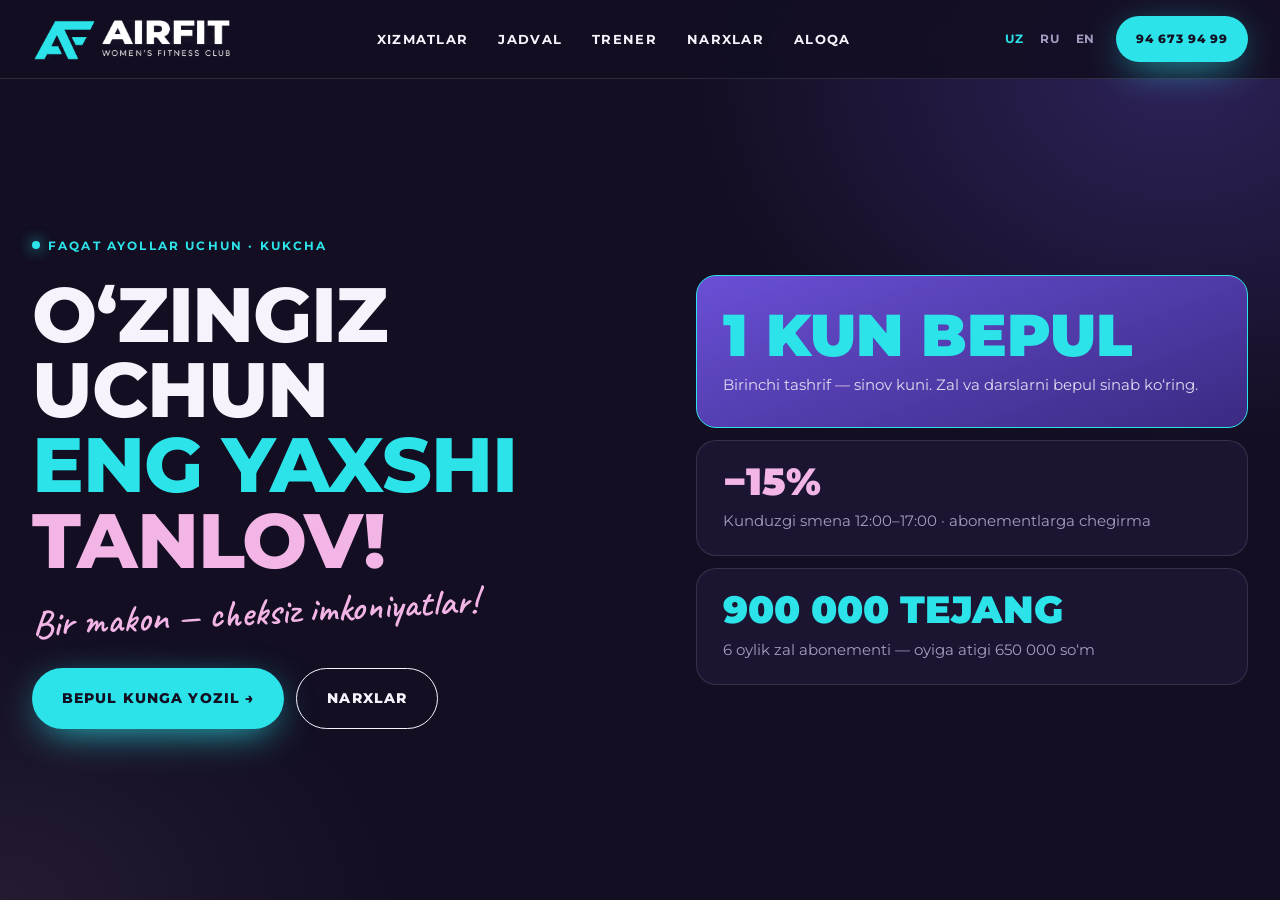
<file: index.html>
<!doctype html>
<html lang="uz">
<head>
<meta charset="utf-8">
<meta name="viewport" content="width=device-width, initial-scale=1">
<title>AirFit — Toshkentdagi ayollar fitnes zali</title>
<meta name="description" content="Air Fit — faqat ayollar uchun mo‘ljallangan zamonaviy fitness markazi, Toshkent, Kukcha. Birinchi kun bepul.">
<meta name="theme-color" content="#130E22">
<meta property="og:type" content="website">
<meta property="og:title" content="AirFit — o‘zingiz uchun eng yaxshi tanlov!">
<meta property="og:description" content="Bir makon — cheksiz imkoniyatlar! Fitness, aerobika, arab raqsi va massaj. Faqat ayollar uchun.">
<meta property="og:image" content="https://images.unsplash.com/photo-1541534741688-6078c6bfb5c5?w=1200&h=630&q=80&auto=format&fit=crop">
<meta property="og:locale" content="uz_UZ">
<meta name="twitter:card" content="summary_large_image">
<link rel="icon" type="image/png" href="images/airfit-icon.png">
<link rel="apple-touch-icon" href="images/airfit-icon.png">
<link rel="preconnect" href="https://fonts.googleapis.com">
<link rel="preconnect" href="https://fonts.gstatic.com" crossorigin>
<link href="https://fonts.googleapis.com/css2?family=Caveat:wght@600&family=Montserrat:wght@500;600;700;800;900&display=swap" rel="stylesheet">
<link rel="stylesheet" href="styles.css?v=3">
<script type="application/ld+json">
{
  "@context": "https://schema.org",
  "@type": "ExerciseGym",
  "name": "AirFit",
  "description": "Faqat ayollar uchun fitnes zali",
  "telephone": "+998946739499",
  "image": "https://images.unsplash.com/photo-1541534741688-6078c6bfb5c5?w=1200&q=80&auto=format&fit=crop",
  "logo": "images/airfit-logo.png",
  "address": {"@type": "PostalAddress", "streetAddress": "Kukcha mahallasi", "addressLocality": "Toshkent", "addressCountry": "UZ"},
  "geo": {"@type": "GeoCoordinates", "latitude": 41.327619, "longitude": 69.195849},
  "openingHours": "Mo-Sa 08:00-21:00",
  "sameAs": ["https://www.instagram.com/airfit_uz/"],
  "founder": {"@type": "Person", "name": "Arofat Ozodovna"}
}
</script>
</head>
<body>

<header>
  <nav class="nav wrap" id="nav" aria-label="Asosiy menyu">
    <a href="index.html" class="logo" aria-label="AirFit — bosh sahifa"><img src="images/airfit-logo-h.png" alt="AirFit — Women’s Fitness Club" width="1129" height="240"></a>
    <ul id="menu">
      <li><a href="xizmatlar.html">Xizmatlar</a></li>
      <li><a href="jadval.html">Jadval</a></li>
      <li><a href="trener.html">Trener</a></li>
      <li><a href="narxlar.html">Narxlar</a></li>
      <li><a href="aloqa.html">Aloqa</a></li>
    </ul>
    <a href="tel:+998946739499" class="btn btn-p">94 673 94 99</a>
    <button class="burger" id="burger" aria-label="Menyuni ochish" aria-expanded="false" aria-controls="menu">☰</button>
  </nav>
</header>

<main class="home">
  <div class="wrap">
    <div>
      <span class="tag">Faqat ayollar uchun · Kukcha</span>
      <h1 class="D">O‘zingiz uchun<br><span class="o">eng yaxshi</span><br><span class="pk">tanlov!</span></h1>
      <p class="hand">Bir makon — cheksiz imkoniyatlar!</p>
      <div class="hero-ctas">
        <a href="aloqa.html" class="btn btn-p" data-class="Bepul sinov kuni">Bepul kunga yozil →</a>
        <a href="narxlar.html" class="btn btn-o">Narxlar</a>
      </div>
    </div>
    <div class="offers">
      <a href="aloqa.html" class="of main" data-class="Bepul sinov kuni"><b>1 kun bepul</b><span>Birinchi tashrif — sinov kuni. Zal va darslarni bepul sinab ko‘ring.</span></a>
      <a href="narxlar.html" class="of pk"><b>−15%</b><span>Kunduzgi smena 12:00–17:00 · abonementlarga chegirma</span></a>
      <a href="narxlar.html" class="of"><b>900 000 tejang</b><span>6 oylik zal abonementi — oyiga atigi 650 000 so‘m</span></a>
    </div>
  </div>
</main>

<script src="i18n.js?v=3"></script>
<script src="main.js?v=3"></script>
</body>
</html>
</file>
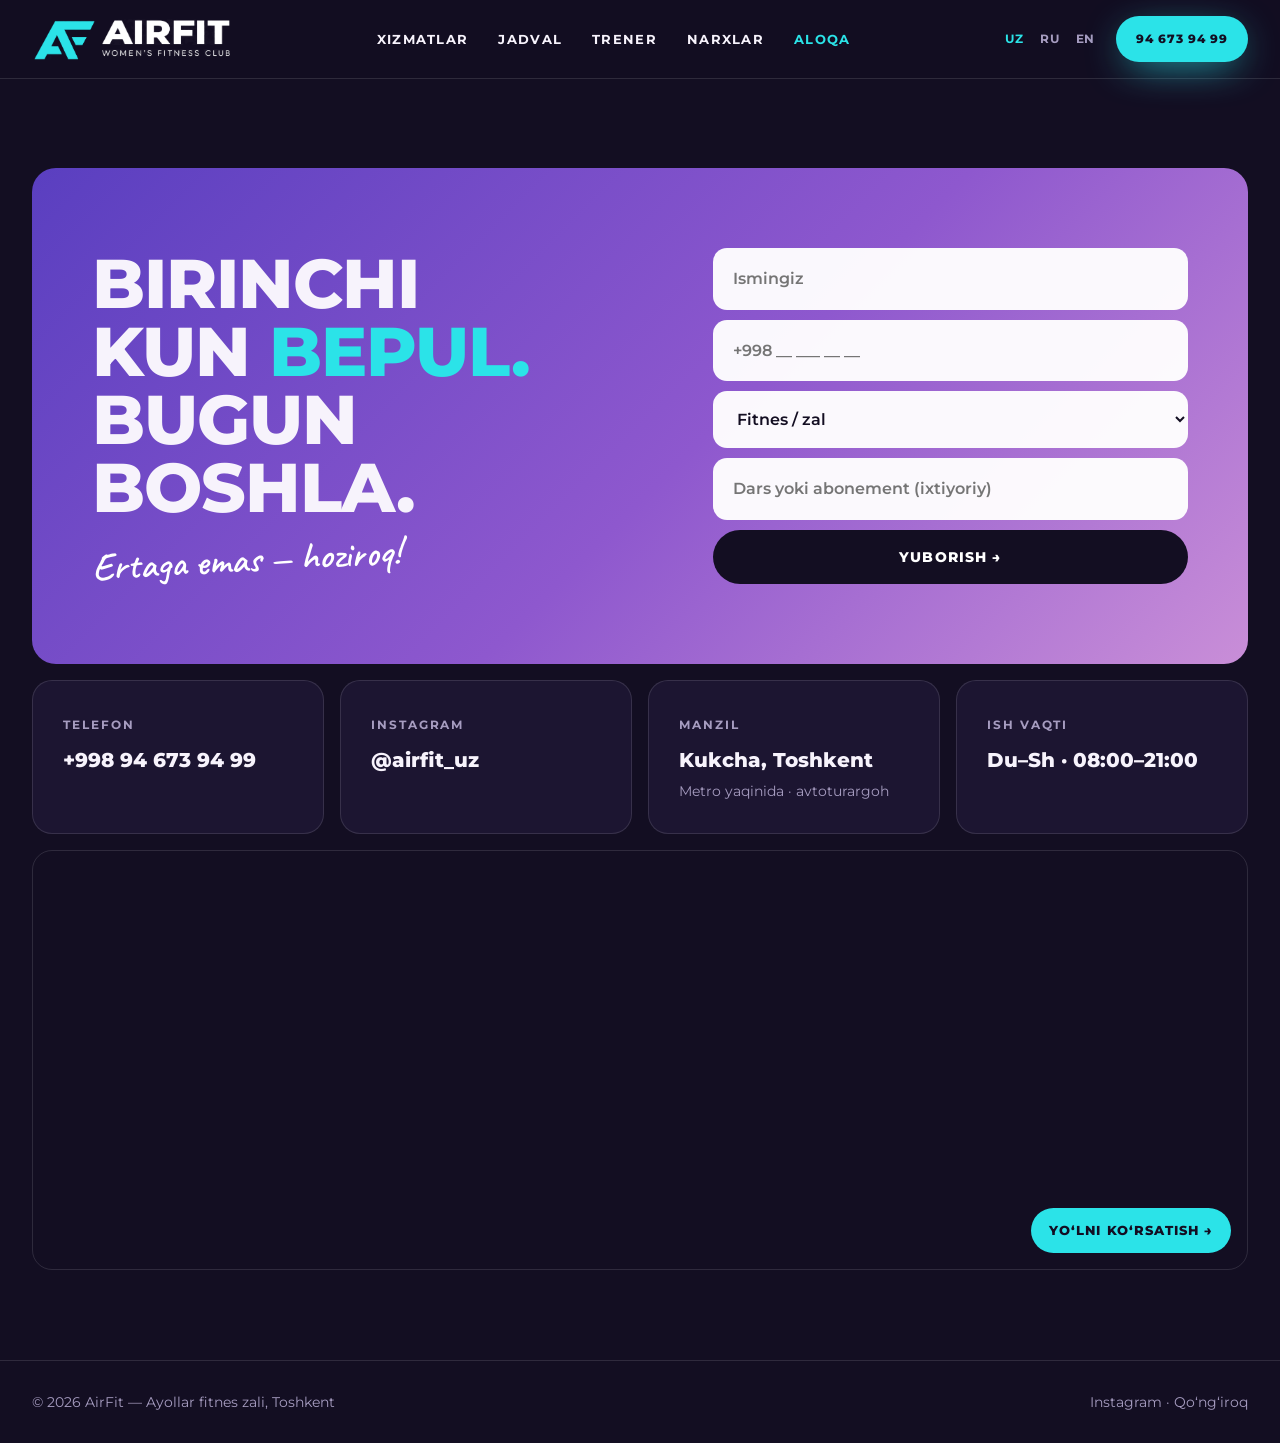
<file: aloqa.html>
<!doctype html>
<html lang="uz">
<head>
<meta charset="utf-8">
<meta name="viewport" content="width=device-width, initial-scale=1">
<title>Aloqa — AirFit</title>
<meta name="description" content="AirFit’ga yoziling: birinchi kun bepul. Telefon, Instagram, manzil — Kukcha, Toshkent.">
<meta name="theme-color" content="#130E22">
<link rel="icon" type="image/png" href="images/airfit-icon.png">
<link rel="apple-touch-icon" href="images/airfit-icon.png">
<link rel="preconnect" href="https://fonts.googleapis.com">
<link rel="preconnect" href="https://fonts.gstatic.com" crossorigin>
<link href="https://fonts.googleapis.com/css2?family=Caveat:wght@600&family=Montserrat:wght@500;600;700;800;900&display=swap" rel="stylesheet">
<link rel="stylesheet" href="styles.css?v=3">
</head>
<body>

<header>
  <nav class="nav wrap" id="nav" aria-label="Asosiy menyu">
    <a href="index.html" class="logo" aria-label="AirFit — bosh sahifa"><img src="images/airfit-logo-h.png" alt="AirFit — Women’s Fitness Club" width="1129" height="240"></a>
    <ul id="menu">
      <li><a href="xizmatlar.html">Xizmatlar</a></li>
      <li><a href="jadval.html">Jadval</a></li>
      <li><a href="trener.html">Trener</a></li>
      <li><a href="narxlar.html">Narxlar</a></li>
      <li><a href="aloqa.html" aria-current="page">Aloqa</a></li>
    </ul>
    <a href="tel:+998946739499" class="btn btn-p">94 673 94 99</a>
    <button class="burger" id="burger" aria-label="Menyuni ochish" aria-expanded="false" aria-controls="menu">☰</button>
  </nav>
</header>

<main class="pg">
  <section>
    <div class="wrap">
      <div class="cta">
        <div>
          <h1 class="D">Birinchi<br>kun <span>bepul.</span><br>Bugun boshla.</h1>
          <p class="hand">Ertaga emas — hoziroq!</p>
        </div>
        <div>
          <form id="form">
            <input id="f-name" name="name" placeholder="Ismingiz" aria-label="Ismingiz" autocomplete="given-name" required>
            <input id="f-tel" name="tel" type="tel" inputmode="tel" placeholder="+998 __ ___ __ __" aria-label="Telefon raqamingiz" autocomplete="tel" required>
            <select id="f-dir" name="dir" aria-label="Yo‘nalish"><option>Fitnes / zal</option><option>Aerobika / Zumba</option><option>Arab raqsi</option><option>Stretching</option><option>Shaxsiy mashg‘ulot</option><option>Massaj</option><option>Manikyur / pedikyur</option></select>
            <input id="f-class" name="class" placeholder="Dars yoki abonement (ixtiyoriy)" aria-label="Dars yoki abonement">
            <input id="f-web" name="website" class="hp" tabindex="-1" autocomplete="off" aria-hidden="true">
            <button class="btn" id="f-send">Yuborish →</button>
          </form>
          <div class="sent" id="sent" role="status">
            <h3 id="s-title">Arizangiz tayyor!</h3>
            <p id="s-text">Uni qulay usulda yuboring. Telegram uchun matn nusxalandi — chatga joylashtiring.</p>
            <div class="row">
              <a class="btn tg" id="s-tg" href="https://t.me/+998946739499" target="_blank" rel="noopener">Telegram orqali →</a>
              <a class="btn wa" id="s-wa" href="https://wa.me/998946739499" target="_blank" rel="noopener">WhatsApp orqali →</a>
              <a class="btn btn-o" href="tel:+998946739499">Qo‘ng‘iroq qilish</a>
            </div>
            <button class="link" id="s-back" type="button">← Arizani o‘zgartirish</button>
          </div>
        </div>
      </div>
      <div class="contact">
        <div class="ci"><small>Telefon</small><b><a href="tel:+998946739499">+998 94 673 94 99</a></b></div>
        <div class="ci"><small>Instagram</small><b><a href="https://www.instagram.com/airfit_uz/" target="_blank" rel="noopener">@airfit_uz</a></b></div>
        <div class="ci"><small>Manzil</small><b>Kukcha, Toshkent</b><span>Metro yaqinida · avtoturargoh</span></div>
        <div class="ci"><small>Ish vaqti</small><b>Du–Sh · 08:00–21:00</b></div>
      </div>
      <div class="map">
        <iframe src="https://yandex.uz/map-widget/v1/?ll=69.195849%2C41.327619&z=16&pt=69.195849%2C41.327619%2Cpm2rdm" loading="lazy" title="AirFit xaritada"></iframe>
        <a href="https://yandex.uz/maps/?pt=69.195849,41.327619&z=17&l=map" target="_blank" rel="noopener">Yo‘lni ko‘rsatish →</a>
      </div>
    </div>
  </section>
</main>

<footer>
  <div class="wrap foot">
    <span>© <span id="yr">2026</span> AirFit — Ayollar fitnes zali, Toshkent</span>
    <span><a href="https://www.instagram.com/airfit_uz/" target="_blank" rel="noopener">Instagram</a> · <a href="tel:+998946739499">Qo‘ng‘iroq</a></span>
  </div>
</footer>

<script src="i18n.js?v=3"></script>
<script src="main.js?v=3"></script>
</body>
</html>
</file>
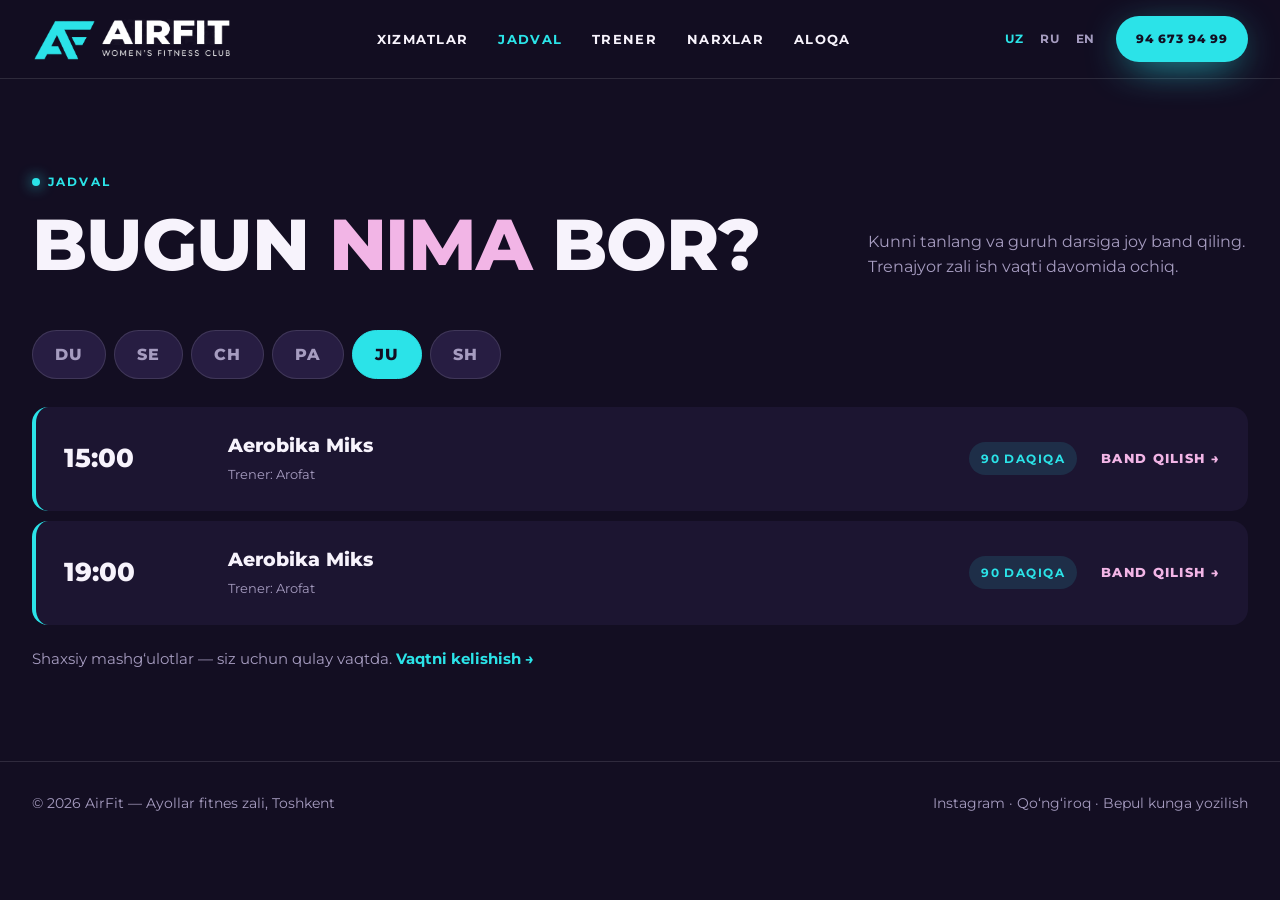
<file: jadval.html>
<!doctype html>
<html lang="uz">
<head>
<meta charset="utf-8">
<meta name="viewport" content="width=device-width, initial-scale=1">
<title>Jadval — AirFit</title>
<meta name="description" content="AirFit guruh darslari jadvali: aerobika, stretching va arab raqsi.">
<meta name="theme-color" content="#130E22">
<link rel="icon" type="image/png" href="images/airfit-icon.png">
<link rel="apple-touch-icon" href="images/airfit-icon.png">
<link rel="preconnect" href="https://fonts.googleapis.com">
<link rel="preconnect" href="https://fonts.gstatic.com" crossorigin>
<link href="https://fonts.googleapis.com/css2?family=Caveat:wght@600&family=Montserrat:wght@500;600;700;800;900&display=swap" rel="stylesheet">
<link rel="stylesheet" href="styles.css?v=3">
</head>
<body>

<header>
  <nav class="nav wrap" id="nav" aria-label="Asosiy menyu">
    <a href="index.html" class="logo" aria-label="AirFit — bosh sahifa"><img src="images/airfit-logo-h.png" alt="AirFit — Women’s Fitness Club" width="1129" height="240"></a>
    <ul id="menu">
      <li><a href="xizmatlar.html">Xizmatlar</a></li>
      <li><a href="jadval.html" aria-current="page">Jadval</a></li>
      <li><a href="trener.html">Trener</a></li>
      <li><a href="narxlar.html">Narxlar</a></li>
      <li><a href="aloqa.html">Aloqa</a></li>
    </ul>
    <a href="tel:+998946739499" class="btn btn-p">94 673 94 99</a>
    <button class="burger" id="burger" aria-label="Menyuni ochish" aria-expanded="false" aria-controls="menu">☰</button>
  </nav>
</header>

<main class="pg">
  <section>
    <div class="wrap">
      <div class="sh">
        <div><span class="tag">Jadval</span><h1 class="D">Bugun <span>nima</span> bor?</h1></div>
        <p>Kunni tanlang va guruh darsiga joy band qiling. Trenajyor zali ish vaqti davomida ochiq.</p>
      </div>
      <div class="days" id="days" role="tablist" aria-label="Hafta kunlari"></div>
      <div class="classes" id="classes" aria-live="polite"></div>
      <p class="sched-note">Shaxsiy mashg‘ulotlar — siz uchun qulay vaqtda. <a href="aloqa.html" data-class="Shaxsiy mashg‘ulot">Vaqtni kelishish →</a></p>
    </div>
  </section>
</main>

<footer>
  <div class="wrap foot">
    <span>© <span id="yr">2026</span> AirFit — Ayollar fitnes zali, Toshkent</span>
    <span><a href="https://www.instagram.com/airfit_uz/" target="_blank" rel="noopener">Instagram</a> · <a href="tel:+998946739499">Qo‘ng‘iroq</a> · <a href="aloqa.html" data-class="Bepul sinov kuni">Bepul kunga yozilish</a></span>
  </div>
</footer>

<script src="i18n.js?v=3"></script>
<script src="main.js?v=3"></script>
</body>
</html>
</file>
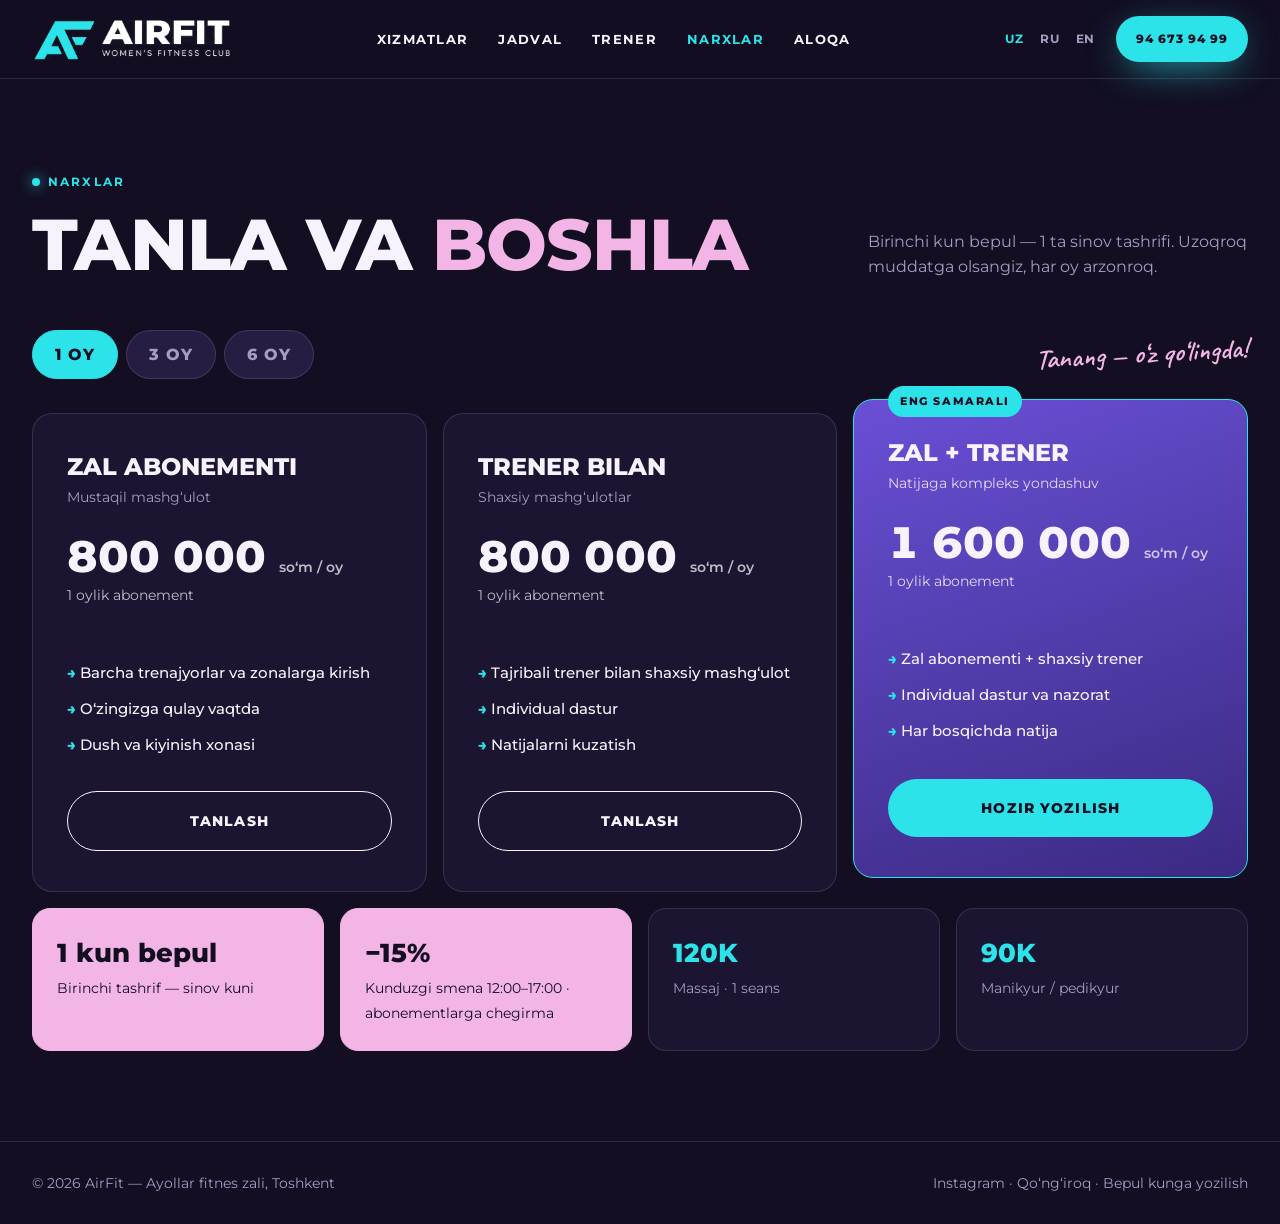
<file: narxlar.html>
<!doctype html>
<html lang="uz">
<head>
<meta charset="utf-8">
<meta name="viewport" content="width=device-width, initial-scale=1">
<title>Narxlar — AirFit</title>
<meta name="description" content="AirFit abonement narxlari: zal, trener bilan, zal + trener. Birinchi kun bepul.">
<meta name="theme-color" content="#130E22">
<link rel="icon" type="image/png" href="images/airfit-icon.png">
<link rel="apple-touch-icon" href="images/airfit-icon.png">
<link rel="preconnect" href="https://fonts.googleapis.com">
<link rel="preconnect" href="https://fonts.gstatic.com" crossorigin>
<link href="https://fonts.googleapis.com/css2?family=Caveat:wght@600&family=Montserrat:wght@500;600;700;800;900&display=swap" rel="stylesheet">
<link rel="stylesheet" href="styles.css?v=3">
</head>
<body>

<header>
  <nav class="nav wrap" id="nav" aria-label="Asosiy menyu">
    <a href="index.html" class="logo" aria-label="AirFit — bosh sahifa"><img src="images/airfit-logo-h.png" alt="AirFit — Women’s Fitness Club" width="1129" height="240"></a>
    <ul id="menu">
      <li><a href="xizmatlar.html">Xizmatlar</a></li>
      <li><a href="jadval.html">Jadval</a></li>
      <li><a href="trener.html">Trener</a></li>
      <li><a href="narxlar.html" aria-current="page">Narxlar</a></li>
      <li><a href="aloqa.html">Aloqa</a></li>
    </ul>
    <a href="tel:+998946739499" class="btn btn-p">94 673 94 99</a>
    <button class="burger" id="burger" aria-label="Menyuni ochish" aria-expanded="false" aria-controls="menu">☰</button>
  </nav>
</header>

<main class="pg">
  <section>
    <div class="wrap">
      <div class="sh">
        <div><span class="tag">Narxlar</span><h1 class="D">Tanla va <span>boshla</span></h1></div>
        <p>Birinchi kun bepul — 1 ta sinov tashrifi. Uzoqroq muddatga olsangiz, har oy arzonroq.</p>
      </div>
      <div class="period" id="period" aria-label="Abonement muddati">
        <button type="button" data-m="1" aria-pressed="true">1 oy</button>
        <button type="button" data-m="3" aria-pressed="false">3 oy</button>
        <button type="button" data-m="6" aria-pressed="false">6 oy</button>
        <span class="hand">Tanang — o‘z qo‘lingda!</span>
      </div>
      <div class="pr">
        <div class="p" data-plan="zal"><h3>Zal abonementi</h3><div class="sub">Mustaqil mashg‘ulot</div><div class="pc"><span>800 000</span> <small>so‘m / oy</small></div><div class="per">1 oylik abonement</div><span class="save"></span><ul><li>Barcha trenajyorlar va zonalarga kirish</li><li>O‘zingizga qulay vaqtda</li><li>Dush va kiyinish xonasi</li></ul><a href="aloqa.html" class="btn btn-o" data-class="Zal abonementi · 1 oy">Tanlash</a></div>
        <div class="p" data-plan="trener"><h3>Trener bilan</h3><div class="sub">Shaxsiy mashg‘ulotlar</div><div class="pc"><span>800 000</span> <small>so‘m / oy</small></div><div class="per">1 oylik abonement</div><span class="save"></span><ul><li>Tajribali trener bilan shaxsiy mashg‘ulot</li><li>Individual dastur</li><li>Natijalarni kuzatish</li></ul><a href="aloqa.html" class="btn btn-o" data-class="Trener bilan abonement · 1 oy">Tanlash</a></div>
        <div class="p hot" data-plan="combo"><span class="flag">Eng samarali</span><h3>Zal + trener</h3><div class="sub">Natijaga kompleks yondashuv</div><div class="pc"><span>1 600 000</span> <small>so‘m / oy</small></div><div class="per">1 oylik abonement</div><span class="save"></span><ul><li>Zal abonementi + shaxsiy trener</li><li>Individual dastur va nazorat</li><li>Har bosqichda natija</li></ul><a href="aloqa.html" class="btn" data-class="Zal + trener · 1 oy">Hozir yozilish</a></div>
      </div>
      <div class="addons">
        <div class="promo"><b>1 kun bepul</b><span>Birinchi tashrif — sinov kuni</span></div>
        <div class="promo"><b>−15%</b><span>Kunduzgi smena 12:00–17:00 · abonementlarga chegirma</span></div>
        <div><b>120K</b><span>Massaj · 1 seans</span></div>
        <div><b>90K</b><span>Manikyur / pedikyur</span></div>
      </div>
    </div>
  </section>
</main>

<footer>
  <div class="wrap foot">
    <span>© <span id="yr">2026</span> AirFit — Ayollar fitnes zali, Toshkent</span>
    <span><a href="https://www.instagram.com/airfit_uz/" target="_blank" rel="noopener">Instagram</a> · <a href="tel:+998946739499">Qo‘ng‘iroq</a> · <a href="aloqa.html" data-class="Bepul sinov kuni">Bepul kunga yozilish</a></span>
  </div>
</footer>

<script src="i18n.js?v=3"></script>
<script src="main.js?v=3"></script>
</body>
</html>
</file>
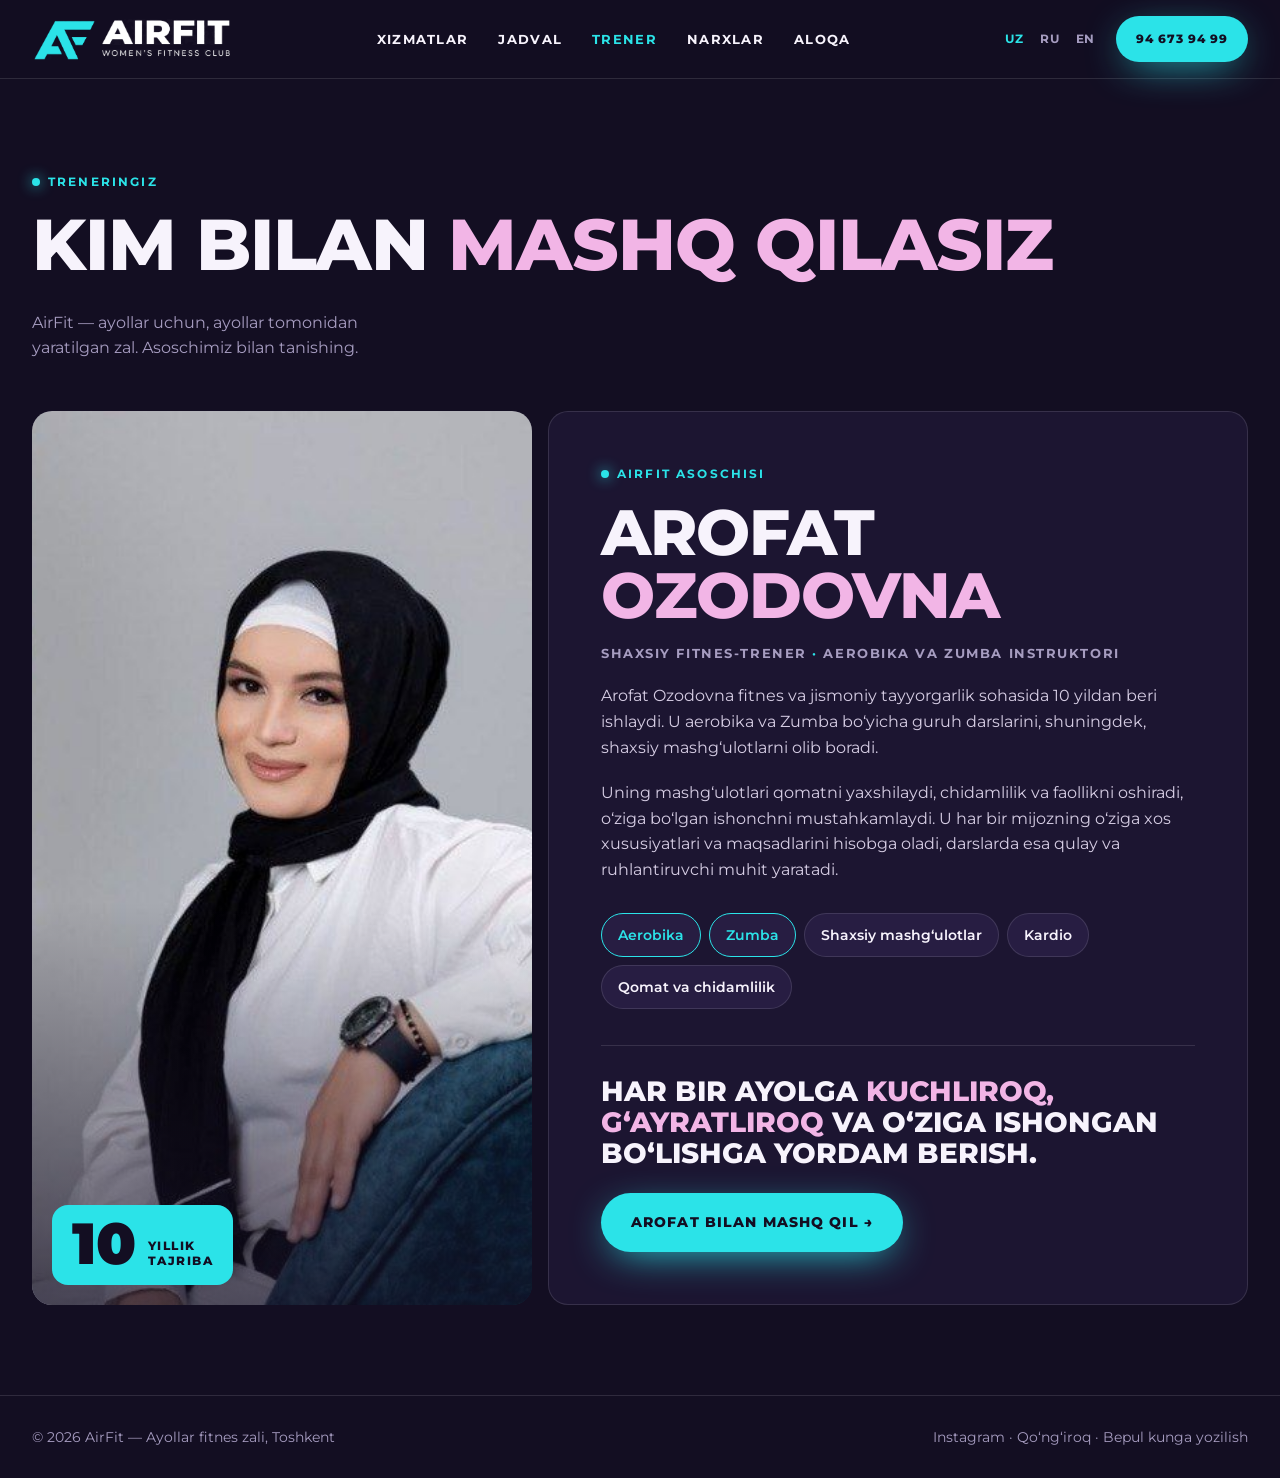
<file: trener.html>
<!doctype html>
<html lang="uz">
<head>
<meta charset="utf-8">
<meta name="viewport" content="width=device-width, initial-scale=1">
<title>Trener — AirFit</title>
<meta name="description" content="Arofat Ozodovna — AirFit asoschisi, 10 yillik tajribaga ega fitnes-trener.">
<meta name="theme-color" content="#130E22">
<link rel="icon" type="image/png" href="images/airfit-icon.png">
<link rel="apple-touch-icon" href="images/airfit-icon.png">
<link rel="preconnect" href="https://fonts.googleapis.com">
<link rel="preconnect" href="https://fonts.gstatic.com" crossorigin>
<link href="https://fonts.googleapis.com/css2?family=Caveat:wght@600&family=Montserrat:wght@500;600;700;800;900&display=swap" rel="stylesheet">
<link rel="stylesheet" href="styles.css?v=3">
</head>
<body>

<header>
  <nav class="nav wrap" id="nav" aria-label="Asosiy menyu">
    <a href="index.html" class="logo" aria-label="AirFit — bosh sahifa"><img src="images/airfit-logo-h.png" alt="AirFit — Women’s Fitness Club" width="1129" height="240"></a>
    <ul id="menu">
      <li><a href="xizmatlar.html">Xizmatlar</a></li>
      <li><a href="jadval.html">Jadval</a></li>
      <li><a href="trener.html" aria-current="page">Trener</a></li>
      <li><a href="narxlar.html">Narxlar</a></li>
      <li><a href="aloqa.html">Aloqa</a></li>
    </ul>
    <a href="tel:+998946739499" class="btn btn-p">94 673 94 99</a>
    <button class="burger" id="burger" aria-label="Menyuni ochish" aria-expanded="false" aria-controls="menu">☰</button>
  </nav>
</header>

<main class="pg">
  <section>
    <div class="wrap">
      <div class="sh">
        <div><span class="tag">Treneringiz</span><h1 class="D">Kim bilan <span>mashq qilasiz</span></h1></div>
        <p>AirFit — ayollar uchun, ayollar tomonidan yaratilgan zal. Asoschimiz bilan tanishing.</p>
      </div>
      <article class="coach">
        <div class="coach-ph">
          <img src="images/arofat-ozodovna.jpg" alt="Arofat Ozodovna — fitnes-trener" width="640" height="640" decoding="async">
          <div class="exp"><b>10</b><span>yillik<br>tajriba</span></div>
        </div>
        <div class="coach-tx">
          <span class="tag">AirFit asoschisi</span>
          <h2 class="D">Arofat <span>Ozodovna</span></h2>
          <div class="role">Shaxsiy fitnes-trener <i>·</i> Aerobika va Zumba instruktori</div>
          <p>Arofat Ozodovna fitnes va jismoniy tayyorgarlik sohasida 10 yildan beri ishlaydi. U aerobika va Zumba bo‘yicha guruh darslarini, shuningdek, shaxsiy mashg‘ulotlarni olib boradi.</p>
          <p>Uning mashg‘ulotlari qomatni yaxshilaydi, chidamlilik va faollikni oshiradi, o‘ziga bo‘lgan ishonchni mustahkamlaydi. U har bir mijozning o‘ziga xos xususiyatlari va maqsadlarini hisobga oladi, darslarda esa qulay va ruhlantiruvchi muhit yaratadi.</p>
          <div class="chips">
            <span class="on">Aerobika</span><span class="on">Zumba</span><span>Shaxsiy mashg‘ulotlar</span><span>Kardio</span><span>Qomat va chidamlilik</span>
          </div>
          <div class="goal">
            <q>Har bir ayolga <em>kuchliroq, g‘ayratliroq</em> va o‘ziga ishongan bo‘lishga yordam berish.</q>
            <a href="aloqa.html" class="btn btn-p" data-class="Shaxsiy mashg‘ulot (Arofat Ozodovna)">Arofat bilan mashq qil →</a>
          </div>
        </div>
      </article>
    </div>
  </section>
</main>

<footer>
  <div class="wrap foot">
    <span>© <span id="yr">2026</span> AirFit — Ayollar fitnes zali, Toshkent</span>
    <span><a href="https://www.instagram.com/airfit_uz/" target="_blank" rel="noopener">Instagram</a> · <a href="tel:+998946739499">Qo‘ng‘iroq</a> · <a href="aloqa.html" data-class="Bepul sinov kuni">Bepul kunga yozilish</a></span>
  </div>
</footer>

<script src="i18n.js?v=3"></script>
<script src="main.js?v=3"></script>
</body>
</html>
</file>
<file: styles.css>
:root{
  --bg:#130E22; --bg2:#1C1531; --bg3:#271D42; --fg:#F7F3FC; --dim:#A69CC0; --ink:#130E22;
  --cyan:#2BE3E8; --lav:#F2B5E6; --vio:#6A4FD6; --line:rgba(247,243,252,.12);
  --d:"Montserrat", system-ui, sans-serif; --s:"Montserrat", system-ui, sans-serif; --h:"Caveat", cursive;
}
*{box-sizing:border-box;margin:0;padding:0}
html,body{overscroll-behavior-x:none} /* horizontal swipes switch pages (main.js), not browser history */
body{background:var(--bg);color:var(--fg);font-family:var(--s);line-height:1.6;-webkit-font-smoothing:antialiased;overflow-x:hidden}
img{display:block;max-width:100%}
a{color:inherit;text-decoration:none}
:focus-visible{outline:2px solid var(--cyan);outline-offset:3px}
.wrap{max-width:1320px;margin:0 auto;padding:0 32px}
.D{font-family:var(--d);text-transform:uppercase;line-height:.98;letter-spacing:-.015em;font-weight:800}
.hand{font-family:var(--h);font-weight:600;color:var(--lav);line-height:1.1;display:inline-block;transform:rotate(-3deg)}
.tag{display:inline-flex;align-items:center;gap:8px;font-size:12px;font-weight:700;letter-spacing:.18em;text-transform:uppercase;color:var(--cyan)}
.tag:before{content:"";width:8px;height:8px;background:var(--cyan);border-radius:50%;box-shadow:0 0 14px var(--cyan)}
.btn{display:inline-flex;align-items:center;gap:12px;padding:18px 30px;font-weight:800;font-size:14px;letter-spacing:.08em;text-transform:uppercase;border-radius:999px;transition:.2s;cursor:pointer;border:0;font-family:var(--s)}
.btn-p{background:var(--cyan);color:var(--ink);box-shadow:0 10px 40px -12px var(--cyan)}
.btn-p:hover{transform:translateY(-2px);box-shadow:0 18px 50px -12px var(--cyan)}
.btn-o{border:1.5px solid var(--fg);color:var(--fg);background:transparent}
.btn-o:hover{background:var(--fg);color:var(--bg)}

header{position:fixed;top:0;left:0;right:0;z-index:50;background:rgba(19,14,34,.88);backdrop-filter:blur(12px);-webkit-backdrop-filter:blur(12px);border-bottom:1px solid var(--line)}
.nav{display:flex;align-items:center;justify-content:space-between;height:78px}
.logo img{height:42px;width:auto}
.nav ul{display:flex;gap:30px;list-style:none;font-size:13px;font-weight:700;letter-spacing:.1em;text-transform:uppercase}
.nav ul a:hover,.nav ul a[aria-current]{color:var(--cyan)}
.nav .btn{padding:13px 20px;font-size:12px}
.nav ul{margin-left:auto}
.lang{display:flex;gap:2px;margin:0 14px 0 auto}
.lang button{background:none;border:0;color:var(--dim);font:700 12px/1 var(--s);letter-spacing:.08em;padding:10px 7px;min-height:36px;border-radius:8px;cursor:pointer;transition:.2s}
.lang button:hover{color:var(--fg)}
.lang button[aria-pressed="true"]{color:var(--cyan)}
.swipe-hint{position:fixed;top:50%;z-index:60;transform:translateY(-50%);background:var(--bg3);color:var(--fg);border:1px solid var(--line);font:800 12px/1 var(--s);letter-spacing:.08em;text-transform:uppercase;white-space:nowrap;padding:13px 18px;border-radius:999px;box-shadow:0 10px 30px -10px rgba(0,0,0,.6);opacity:0;pointer-events:none;transition:background .15s,color .15s}
.swipe-hint.l{left:12px}.swipe-hint.r{right:12px}
.swipe-hint.go{background:var(--cyan);color:var(--ink);border-color:var(--cyan)}
.burger{display:none;background:none;border:0;color:var(--fg);font-size:26px;cursor:pointer;width:44px;height:44px}

main.pg{padding-top:78px}
section{padding:90px 0}
.sh{display:flex;justify-content:space-between;align-items:end;gap:30px;margin-bottom:50px;flex-wrap:wrap}
.sh h2,.sh h1{font-size:clamp(38px,5.6vw,84px);margin-top:16px}
.sh h2 span,.sh h1 span{color:var(--lav)}
.sh p{max-width:380px;color:var(--dim)}

/* home */
.home{min-height:100vh;min-height:100svh;display:flex;align-items:center;padding:110px 0 50px;background:radial-gradient(55% 60% at 92% 8%,rgba(106,79,214,.3),transparent 70%),radial-gradient(45% 45% at 0% 100%,rgba(242,181,230,.08),transparent 70%)}
.home .wrap{width:100%;display:grid;grid-template-columns:1.1fr 1fr;gap:56px;align-items:center}
.home h1{font-size:clamp(38px,6vw,96px);margin:20px 0 14px}
.home h1 .o{color:var(--cyan)}
.home h1 .pk{color:var(--lav)}
.home .hand{font-size:clamp(26px,3vw,40px);margin-bottom:34px}
.hero-ctas{display:flex;gap:12px;flex-wrap:wrap}
.offers{display:grid;gap:12px}
.of{display:block;background:var(--bg2);border:1px solid var(--line);border-radius:20px;padding:22px 26px;transition:.2s}
.of:hover{border-color:var(--cyan);transform:translateY(-2px)}
.of b{font-family:var(--d);font-weight:900;font-size:clamp(28px,3vw,40px);line-height:1;display:block;text-transform:uppercase;color:var(--cyan)}
.of span{display:block;color:var(--dim);font-size:15px;margin-top:8px}
.of.pk b{color:var(--lav)}
.of.main{background:linear-gradient(160deg,var(--vio),#3B2A82);border-color:var(--cyan);padding:30px 26px}
.of.main b{font-size:clamp(40px,4.6vw,64px)}
.of.main span{color:#e2daf0}

/* services */
.svc{display:grid;grid-template-columns:repeat(3,1fr);gap:16px}
.s{position:relative;height:440px;border-radius:20px;overflow:hidden;background:var(--bg2);isolation:isolate}
.s img{position:absolute;inset:0;width:100%;height:100%;object-fit:cover;filter:grayscale(1) brightness(.6);transition:.5s;z-index:-1}
.s:hover img{filter:grayscale(0) brightness(.75);transform:scale(1.06)}
.s:after{content:"";position:absolute;inset:0;background:linear-gradient(180deg,transparent 40%,rgba(19,14,34,.94));z-index:-1}
.s .num{position:absolute;top:22px;left:24px;font-family:var(--d);font-weight:800;font-size:18px;color:var(--cyan)}
.s .arr{position:absolute;top:18px;right:18px;width:46px;height:46px;border-radius:50%;background:var(--fg);color:var(--bg);display:grid;place-items:center;font-size:20px;transform:rotate(-45deg);transition:.3s}
.s:hover .arr{background:var(--cyan);color:var(--ink);transform:none}
.s .txt{position:absolute;left:24px;right:24px;bottom:24px}
.s h3{font-size:30px;margin-bottom:10px}
.s p{color:#d6cde4;font-size:14.5px;max-height:0;overflow:hidden;transition:.4s}
.s:hover p,.s:focus-visible p{max-height:90px}
.s.big{grid-column:span 2}

/* schedule */
.days{display:flex;gap:8px;flex-wrap:wrap;margin-bottom:28px}
.days button,.period button{font-family:var(--d);font-weight:800;font-size:16px;letter-spacing:.06em;padding:14px 22px;border-radius:999px;background:var(--bg3);color:var(--dim);border:1px solid var(--line);cursor:pointer;text-transform:uppercase}
.days button.on,.period button[aria-pressed=true]{background:var(--cyan);color:var(--ink);border-color:var(--cyan)}
.classes{display:grid;gap:10px}
.cl{display:grid;grid-template-columns:140px 1fr auto auto;gap:24px;align-items:center;padding:24px 28px;background:var(--bg2);border-radius:16px;border-left:4px solid var(--cyan);transition:.2s}
.cl:hover{transform:translateX(6px)}
.cl .tm{font-family:var(--d);font-weight:800;font-size:26px}
.cl h4{font-size:19px;font-weight:800}
.cl small{color:var(--dim)}
.cl .lvl{font-size:12px;font-weight:700;letter-spacing:.12em;text-transform:uppercase;padding:7px 12px;border-radius:999px;background:rgba(43,227,232,.12);color:var(--cyan)}
.cl.d{border-left-color:var(--lav)}
.cl a{font-weight:800;font-size:13px;letter-spacing:.1em;text-transform:uppercase;color:var(--lav)}
.sched-note{margin-top:22px;color:var(--dim);font-size:15px}
.sched-note a{color:var(--cyan);font-weight:700}

/* featured coach */
.coach{display:grid;grid-template-columns:5fr 7fr;gap:16px}
.coach-ph{position:relative;border-radius:20px;overflow:hidden;min-height:640px;background:var(--bg2)}
.coach-ph img{position:absolute;inset:0;width:100%;height:100%;object-fit:cover;object-position:center 20%}
.coach-ph:after{content:"";position:absolute;inset:0;background:linear-gradient(180deg,transparent 55%,rgba(19,14,34,.7))}
.exp{position:absolute;left:20px;bottom:20px;z-index:1;background:var(--cyan);color:var(--ink);border-radius:16px;padding:14px 20px 16px;display:flex;align-items:end;gap:12px}
.exp b{font-family:var(--d);font-size:58px;font-weight:900;line-height:.85}
.exp span{font-size:12px;font-weight:800;letter-spacing:.12em;text-transform:uppercase;line-height:1.3}
.coach-tx{background:var(--bg2);border:1px solid var(--line);border-radius:20px;padding:52px;display:flex;flex-direction:column}
.coach-tx h2{font-size:clamp(40px,5vw,72px);margin:18px 0 16px}
.coach-tx h2 span{color:var(--lav)}
.role{font-size:13px;font-weight:700;letter-spacing:.12em;text-transform:uppercase;color:var(--dim)}
.role i{font-style:normal;color:var(--cyan)}
.coach-tx p{color:#d6cde4;font-size:16px;max-width:640px;margin-top:20px}
.chips{display:flex;flex-wrap:wrap;gap:8px;margin:30px 0 36px}
.chips span{padding:10px 16px;border-radius:999px;border:1px solid var(--line);background:var(--bg3);font-size:14px;font-weight:600}
.chips span.on{border-color:var(--cyan);color:var(--cyan)}
.goal{margin-top:auto;padding-top:30px;border-top:1px solid var(--line);display:flex;justify-content:space-between;align-items:end;gap:24px;flex-wrap:wrap}
.goal q{font-family:var(--d);font-weight:800;text-transform:uppercase;font-size:clamp(22px,2.2vw,30px);line-height:1.1;quotes:none;max-width:560px}
.goal q em{font-style:normal;color:var(--lav)}

/* pricing */
.period{display:flex;gap:8px;flex-wrap:wrap;align-items:center;margin-bottom:34px}
.period .hand{font-size:28px;margin-left:auto}
.pr{display:grid;grid-template-columns:repeat(3,1fr);gap:16px;align-items:stretch}
.p{background:var(--bg2);border:1px solid var(--line);border-radius:20px;padding:40px 34px;display:flex;flex-direction:column;position:relative}
.p.hot{background:linear-gradient(160deg,var(--vio),#3B2A82);border-color:var(--cyan);transform:translateY(-14px)}
.p .flag{position:absolute;top:-14px;left:34px;background:var(--cyan);color:var(--ink);font-size:11px;font-weight:800;letter-spacing:.14em;padding:7px 12px;border-radius:999px;text-transform:uppercase}
.p h3{font-family:var(--d);font-size:24px;text-transform:uppercase;font-weight:800;line-height:1.1}
.p .sub{font-size:14px;color:var(--dim);margin-top:6px}
.p.hot .sub,.p.hot .per{color:#e2daf0;opacity:1}
.p .pc{font-family:var(--d);font-weight:800;font-size:clamp(34px,3.4vw,48px);line-height:1;margin:26px 0 6px;white-space:nowrap;font-variant-numeric:tabular-nums}
.p .pc small{font-size:14px;font-weight:600;opacity:.75}
.p .per{font-size:14px;opacity:.75;min-height:22px}
.p .save{display:inline-block;margin-top:10px;font-size:13px;font-weight:800;letter-spacing:.04em;color:var(--cyan);min-height:20px}
.p ul{list-style:none;margin:24px 0 34px;display:grid;gap:12px;font-size:15px;font-weight:500}
.p li:before{content:"→ ";color:var(--cyan);font-weight:800}
.p .btn{margin-top:auto;justify-content:center}
.p.hot .btn{background:var(--cyan);color:var(--ink)}
.addons{display:grid;grid-template-columns:repeat(4,1fr);gap:16px;margin-top:16px}
.addons div{background:var(--bg2);border:1px solid var(--line);border-radius:18px;padding:24px}
.addons b{font-family:var(--d);font-size:26px;font-weight:800;display:block;color:var(--cyan)}
.addons span{font-size:14px;color:var(--dim)}
.addons .promo{background:var(--lav);border-color:var(--lav)}
.addons .promo b,.addons .promo span{color:var(--ink)}

/* why airfit */
.why{display:grid;grid-template-columns:1fr 1.3fr;gap:16px}
.rate{background:var(--cyan);color:var(--ink);border-radius:20px;padding:48px;display:flex;flex-direction:column;justify-content:space-between;gap:30px;min-height:440px}
.rate b{font-family:var(--d);font-weight:900;font-size:clamp(96px,11vw,160px);line-height:.85;display:block;letter-spacing:-.03em}
.rate h3{font-family:var(--d);font-weight:800;text-transform:uppercase;font-size:clamp(24px,2.4vw,34px);line-height:1.05;margin-top:18px}
.rate p{font-size:16px;font-weight:500;max-width:380px}
.amen{background:var(--bg2);border:1px solid var(--line);border-radius:20px;padding:44px;display:grid;grid-template-columns:1fr 1fr;gap:0 32px;align-content:center}
.amen div{display:flex;gap:16px;align-items:center;padding:18px 0;border-bottom:1px solid var(--line);font-size:16px;font-weight:600}
.amen div:nth-last-child(-n+2){border-bottom:0}
.amen i{flex:none;width:36px;height:36px;border-radius:50%;background:rgba(43,227,232,.12);color:var(--cyan);display:grid;place-items:center;font-style:normal;font-size:16px;font-weight:800}

/* cta / contact */
.cta{position:relative;overflow:hidden;background:linear-gradient(135deg,#5A3FC0 0%,#8E58CE 55%,#E3A6DC 120%);border-radius:24px;padding:80px 60px;display:grid;grid-template-columns:1.2fr 1fr;gap:50px;align-items:center}
.cta h1{font-size:clamp(40px,5.4vw,80px)}
.cta h1 span{color:var(--cyan)}
.cta .hand{color:#fff;font-size:clamp(28px,3vw,40px);margin-top:18px}
.cta form{display:grid;gap:10px}
.cta form[hidden]{display:none}
.cta input,.cta select{padding:18px 20px;border-radius:14px;border:0;font:inherit;font-weight:600;background:rgba(255,255,255,.96);color:var(--ink);width:100%}
.cta .btn{background:var(--ink);color:#fff;justify-content:center}
.sent{display:none;background:var(--ink);border-radius:18px;padding:28px}
.sent.on{display:block}
.sent h3{font-family:var(--d);font-weight:800;text-transform:uppercase;font-size:28px;line-height:1}
.sent p{color:#d6cde4;font-size:15px;margin:10px 0 20px}
.sent .row{display:grid;gap:8px}
.sent .btn{justify-content:center;padding:15px 20px}
.sent .tg{background:#2AABEE;color:#fff}.sent .wa{background:#25D366;color:var(--ink)}
.sent.ok .tg,.sent.ok .wa{display:none}
.hp{position:absolute;left:-9999px;width:1px;height:1px;opacity:0}
.cta .btn:disabled{opacity:.6;cursor:wait}
.sent button.link{background:none;border:0;color:var(--dim);font:inherit;font-size:13px;margin-top:14px;cursor:pointer;text-decoration:underline}
.contact{display:grid;grid-template-columns:repeat(4,1fr);gap:16px;margin-top:16px}
.ci{background:var(--bg2);border:1px solid var(--line);border-radius:20px;padding:30px}
.ci small{font-size:12px;letter-spacing:.16em;text-transform:uppercase;color:var(--dim);font-weight:700}
.ci b{display:block;font-size:20px;margin-top:8px;font-weight:800}
.ci span{display:block;color:var(--dim);font-size:14px;margin-top:4px}
.map{position:relative;margin-top:16px;border-radius:20px;overflow:hidden;height:420px;border:1px solid var(--line)}
.map iframe{width:100%;height:100%;border:0;filter:invert(.92) hue-rotate(200deg) saturate(.7)}
.map a{position:absolute;right:16px;bottom:16px;background:var(--cyan);color:var(--ink);font-weight:800;font-size:13px;letter-spacing:.08em;text-transform:uppercase;padding:12px 18px;border-radius:999px}

footer{padding:30px 0;border-top:1px solid var(--line)}
.foot{display:flex;justify-content:space-between;gap:20px;flex-wrap:wrap;color:var(--dim);font-size:14px}
.foot a:hover{color:var(--cyan)}

@media (max-width:1000px){
  .nav ul,.nav .btn{display:none}.burger{display:block}
  .nav.open ul{display:flex;flex-direction:column;gap:22px;position:absolute;top:78px;left:0;right:0;background:var(--bg);padding:28px 32px;border-bottom:1px solid var(--line);font-size:16px}
  .home{padding:118px 0 40px}
  .home .wrap{grid-template-columns:1fr;gap:32px}
  .svc{grid-template-columns:1fr 1fr}.s.big{grid-column:auto}
  .coach{grid-template-columns:1fr}.coach-ph{min-height:520px}
  .pr,.why,.cta{grid-template-columns:1fr}
  .contact{grid-template-columns:1fr 1fr}
  .p.hot{transform:none}
  .addons{grid-template-columns:1fr 1fr}
  .cl{grid-template-columns:90px 1fr;gap:6px 18px}.cl .lvl,.cl a{grid-column:2;justify-self:start}
  .cta{padding:50px 28px}
  section{padding:60px 0}
}
@media (max-width:600px){
  .wrap{padding:0 16px}
  .nav.open ul{padding:24px 16px}
  .logo img{height:36px}
  .lang{margin-right:2px}.lang button{padding:10px 5px}
}
@media (max-width:380px){
  .logo img{height:30px}
  .home{padding:100px 0 24px}
  .home .wrap{gap:24px}
  .home .hand{margin-bottom:22px}
  .hero-ctas .btn{flex:1;justify-content:center;padding:16px 14px;font-size:13px;letter-spacing:.05em;white-space:nowrap}
  .hero-ctas .btn-p{flex:1.6}
  .offers{gap:10px}
  .of{padding:16px 20px}.of.main{padding:20px}
  .of span{font-size:14px;margin-top:6px}
  .svc{grid-template-columns:1fr}.s{height:340px}.s p{max-height:90px}
  .coach-tx{padding:34px 22px}.coach-ph{min-height:440px}
  .rate,.amen{padding:30px 22px}.rate{min-height:0}
  .amen{grid-template-columns:1fr}.amen div:nth-last-child(2){border-bottom:1px solid var(--line)}
  .addons,.contact{grid-template-columns:1fr}
  .days button,.period button{padding:12px 16px;font-size:15px}
  .period .hand{margin-left:0;width:100%}
  .p{padding:36px 24px}
  .sh{margin-bottom:32px}
}
@media (prefers-reduced-motion:reduce){
  *{transition:none!important}
}
</file>
